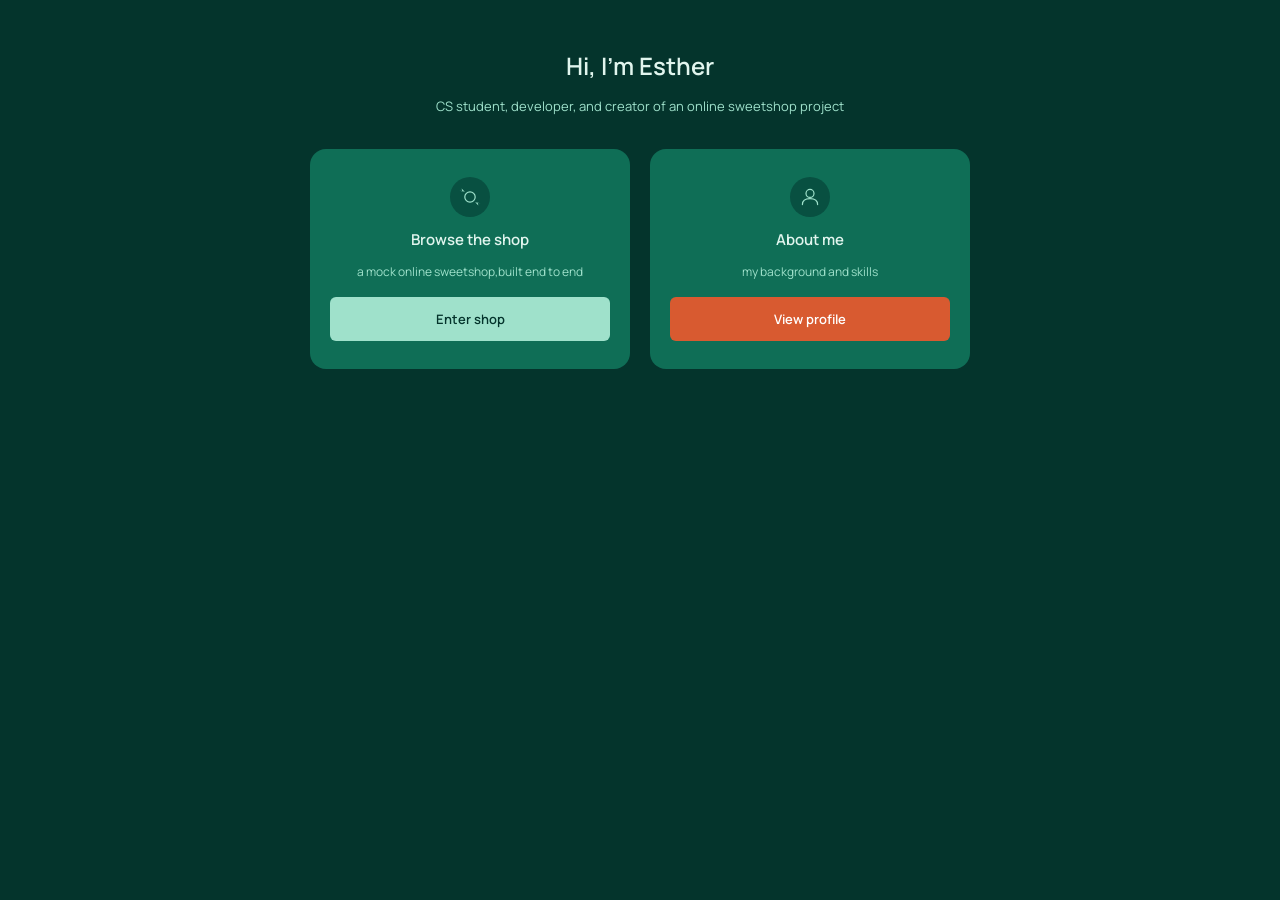
<file: frontend/html/index.html>
<!DOCTYPE html>
<html>
  <head>
    <link rel="stylesheet" href="../css/main.css">
  </head>
  <body class="green-background">
    <div class="page">
        <h1 class="i-title">Hi, I'm Esther</h1>
        <p class="i-tagline">CS student, developer, and creator of an online sweetshop project</p>
        <div class="i-boxes">
          <div class="i-box">
            <img class="i-icon" src="../icons/sweet-icon.svg">
            <h2 class="i-subtitle">Browse the shop</h2>
            <p class="i-box-des">a mock online sweetshop,built end to end</p>
            <button class="i-enter-shop" id="i-enter-shop">Enter shop</button>
          </div>
          <div class="i-box">
            <img class="i-icon" src="../icons/person-icon.svg">
            <h2 class="i-subtitle">About me</h2>
            <p class="i-box-des">my background and skills</p>
            <button class="i-view-profile" id="i-view-profile">View profile</button>
          </div>
        </div>
      </div>
      <script type = "module" src="../javaScript/indexController.js"></script>
  </body>
</html>
</file>
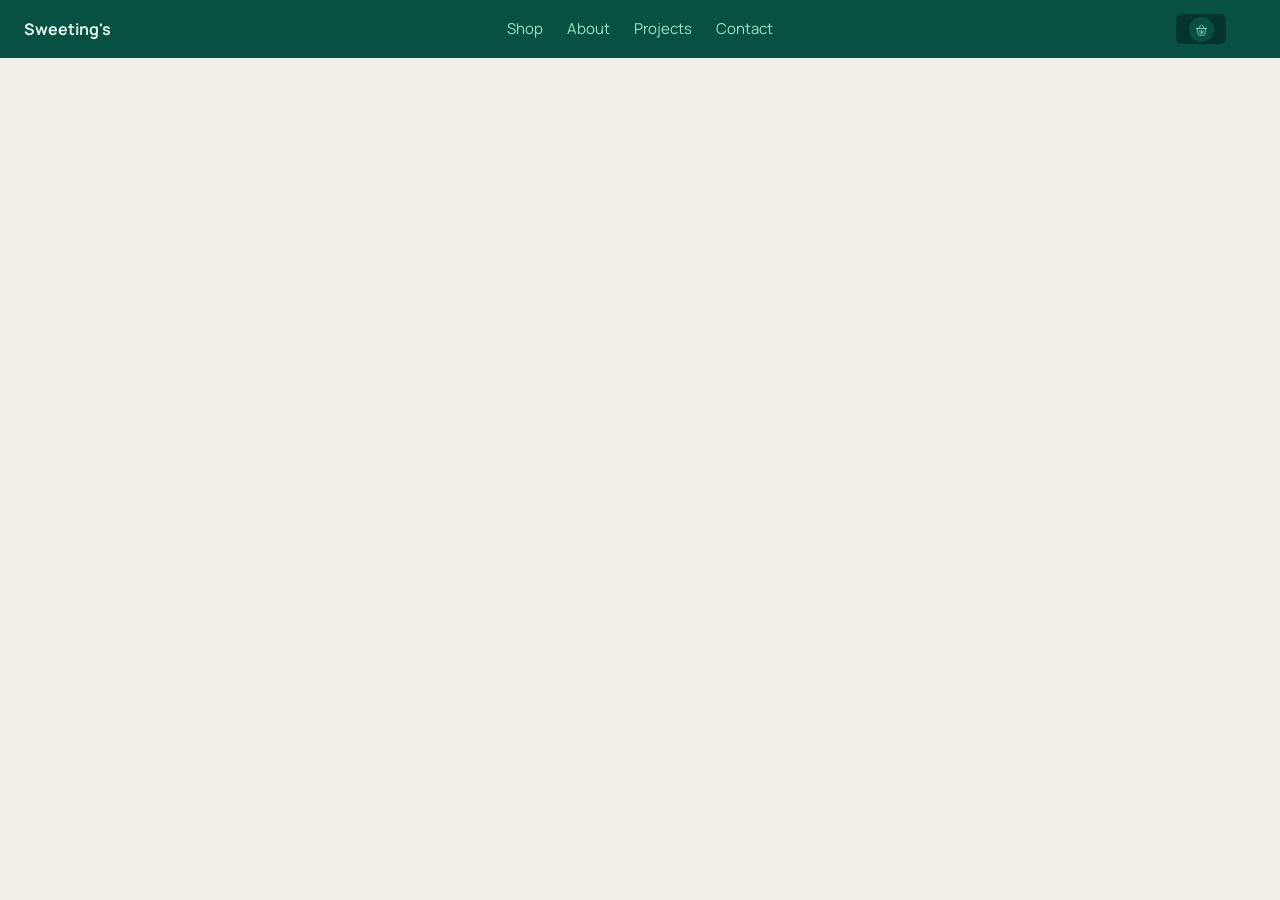
<file: frontend/html/about-me.html>
<!DOCTYPE html>
<html>
  <head>
    <link rel="stylesheet" href="../css/main.css">
  </head>
  <body>
    <div id="header"></div>
    <script type = "module" src="../javaScript/loadHeader.js"></script>
    <div class="page">
      
    </div>
    
  </body>

</html>
</file>
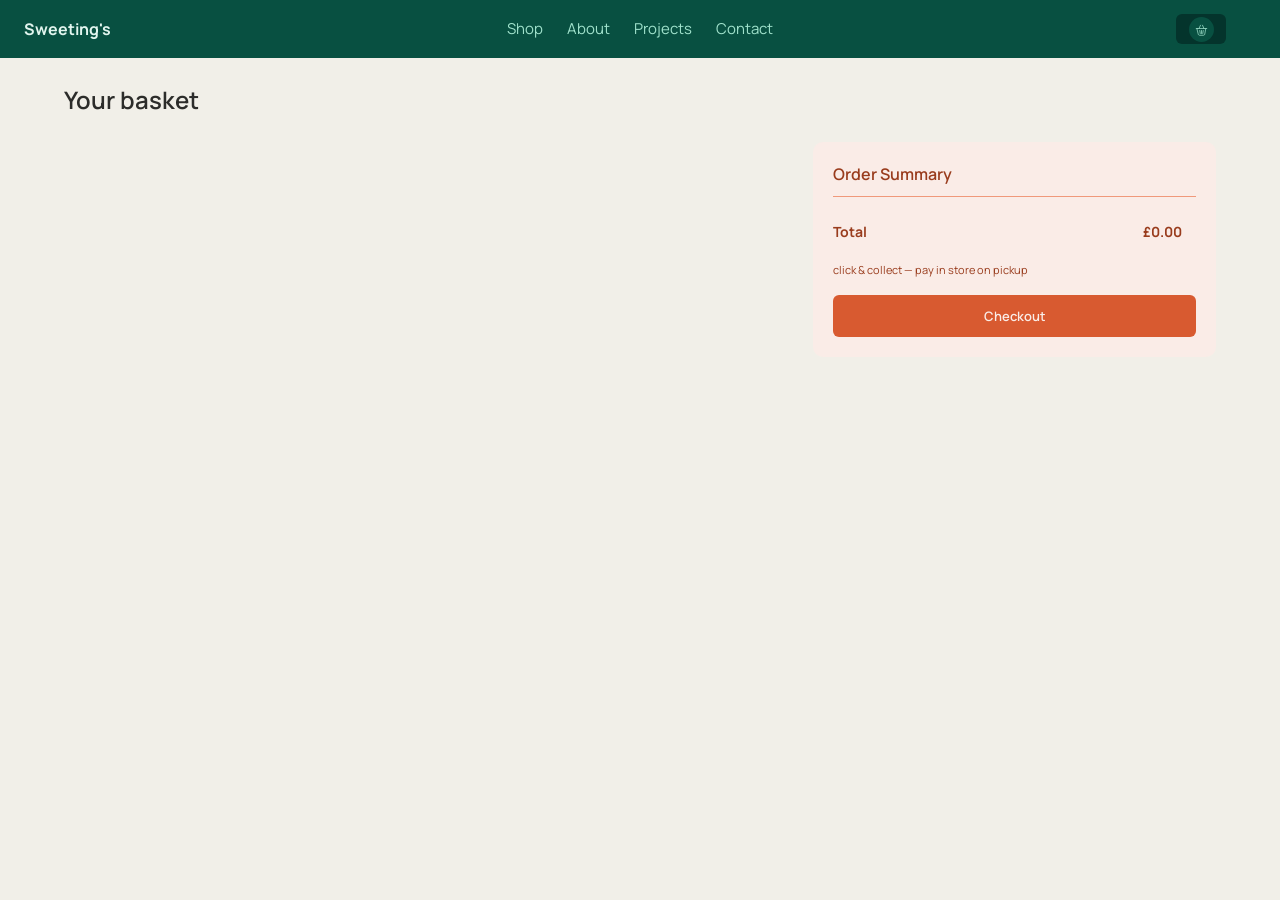
<file: frontend/html/basket.html>
<!DOCTYPE html>
<html>
  <head>
    <link rel="stylesheet" href="../css/main.css">
  </head>
  <body>
    <div id="header"></div>
    <script type = "module" src="../javaScript/loadHeader.js"></script>
    <div class="page">
      <h1>Your basket</h1>
      <div class="b-outer-container">
        <div class="b-products" id="b-products">
          <!--
          <div class="b-product">
            <img src="../images/temp.jpg" alt="temp">
            <div class="b-product-info">
              <p class="b-product-name">Salted caramel fudge</p>
              <p class="b-unit-price">£3.50 each</p>
            </div>
            <input class="b-quantity" type="number" value="1">
            <p class="b-price">£7.00</p>
          </div>
          <div class="b-product">
            <img src="../images/temp.jpg" alt="temp">
            <div class="b-product-info">
              <p class="b-product-name">Rhubarb bonbons</p>
              <p class="b-unit-price">£4.20 each</p>
            </div>
            <input class="b-quantity" type="number" value="1">
            <p class="b-price">£4.20</p>
          </div>
          -->
        </div>
        <div class="b-checkout-box">
          <h2>Order Summary</h2>
          <div class="b-costs">
          <!--
          <p class="b-cost-type">Subtotal</p>
            <p class="b-cost">£11.20</p>
            <p class="b-cost-type">Delivery</p>
            <p class="b-cost">£2.50</p>
          -->
            <hr>
            <p class="b-total-text">Total</p>
            <p class="b-total-cost" id="b-total-cost">£0.00</p>
            <p class="b-pay-note">click &amp; collect — pay in store on pickup</p>
          </div>
          <button id ="b-checkout-btn">
            Checkout
          </button>
        </div>
      </div>
            
      </div>
    </div> 
    <script  type = "module" src="../javaScript/basket.js"></script> 
  </body>
</html>
</file>
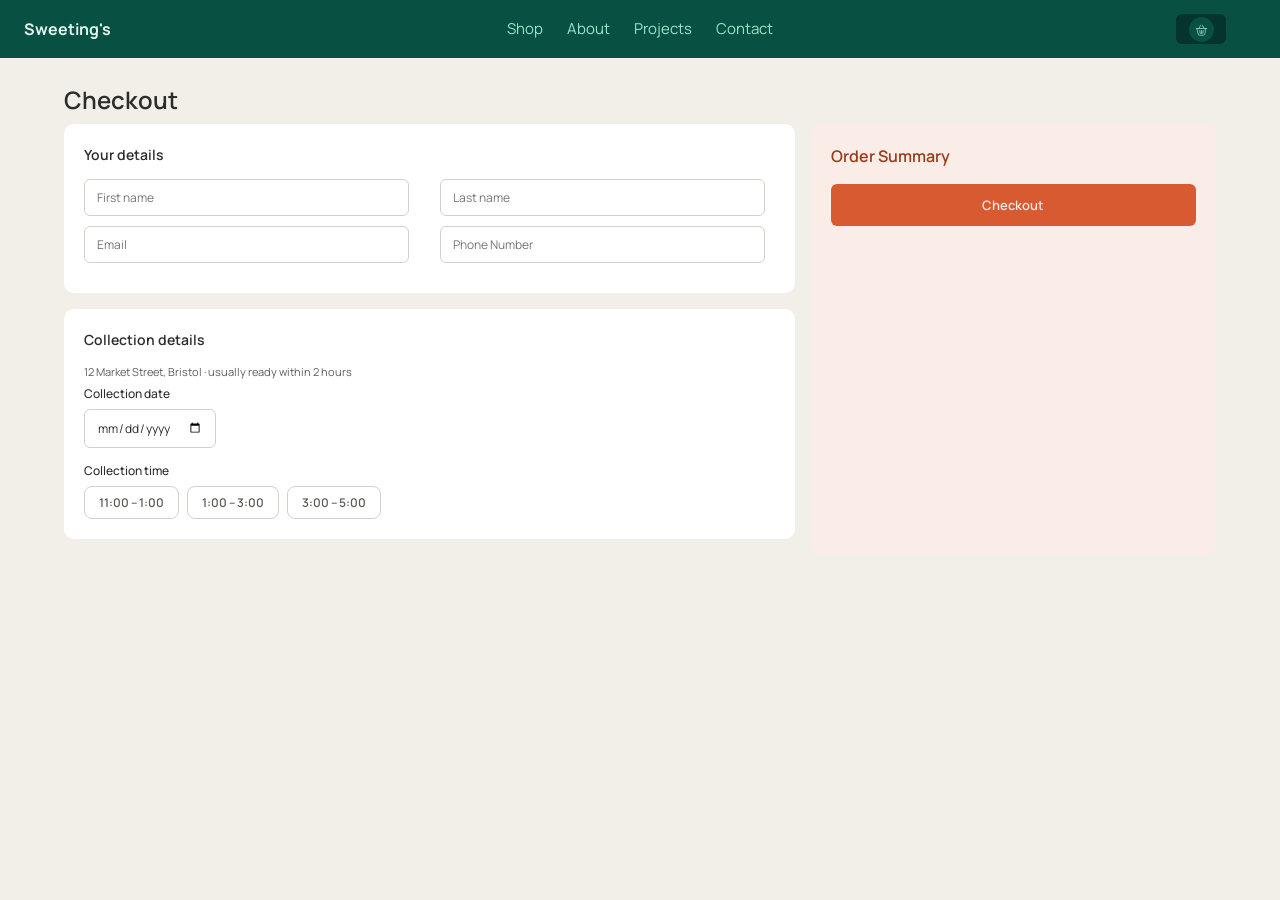
<file: frontend/html/checkout.html>
<!DOCTYPE html>
<head>
  <link rel="stylesheet" href="../css/main.css">
</head>
<body>
  <div id="header"></div>
  <script type = "module" src="../javaScript/loadHeader.js"></script>

  <div class="page">
    <h1> Checkout </h1>
    <div class="c-flex">
       <div class="c-details">
          <div class="c-section" >
            <h2>Your details</h2>
            <input class="c-info-box" id="c-first-name" type="text" placeholder="First name">
            <input class="c-info-box" id="c-last-name" type="text" placeholder="Last name">
            <input class="c-info-box" id="c-email" type="text" placeholder="Email">
            <input class="c-info-box" id="c-phone" type="text" placeholder="Phone Number">

          </div>
          <div class="c-section" >
            <h2>Collection details</h2>
            <p id="c-shop-address">12 Market Street, Bristol · usually ready within 2 hours</p>
            <h3 >Collection date</h3>
            <input type="date" id="c-collection-date">
            <h3>Collection time</h3>
            <div id="c-times">
              <!--
              <button class="c-slot">11:00 – 1:00</button>
              <button class="c-slot">1:00 – 3:00</button>
              <button class="c-slot">3:00 – 5:00</button>
              -->
            </div>

          </div>
        </div>
      <div class="b-checkout-box">
            <h2>Order Summary</h2>
            
            <div class="b-costs" id ="b-costs">
              <!--
              <p class="b-cost-type">Marshmallows</p>
              <p class="b-cost">£11.20</p>
              <p class="b-cost-type">Sugar Plums</p>
              <p class="b-cost">£2.50</p>
              <hr>
              <p class="b-total-text">Total</p>
              <p class="b-total-cost">£11.20</p>
              <p class="b-pay-note">click &amp; collect — pay in store on pickup</p>
              -->
            </div>
            <button id="c-button">
              Checkout
            </button>
          </div>
      </div>
  </div>
  <script type = "module" src="../javaScript/checkoutView.js"></script>
  <script type = "module" src="../javaScript/checkoutController.js"></script>
  <script type = "module" src="../javaScript/orderedController.js"></script>
</body>
</file>
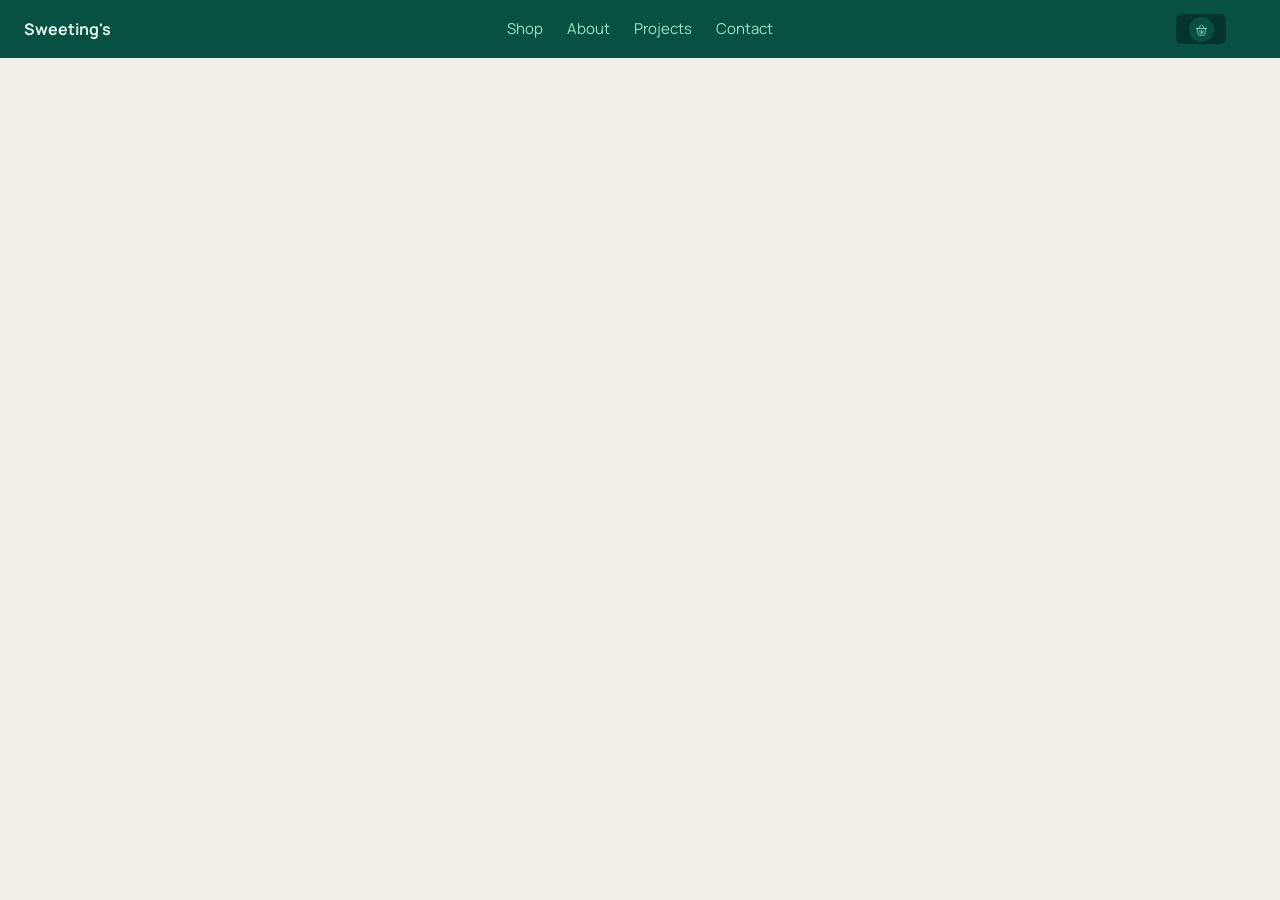
<file: frontend/html/header.html>
<!DOCTYPE html>
<html>
<head><link rel="stylesheet" href="../css/main.css"></head>
  <header>
    <div class="h-left-side">
      <a class="h-home" href="index.html">Sweeting's</a>
    </div>
    <div class="h-middle">
      <a class="h-option" href="shop.html">Shop</a>
       <a class="h-option" href="about-me.html">About</a>
       <a class="h-option" href="about-me.html">Projects</a>
       <a class="h-option" href="about-me.html">Contact</a>
    </div>

    <div class="h-right">
      <a class="h-basket" href="basket.html">
        <img src="../icons/basket-icon.svg">
      </a>
    </div>
    
  </header>
</html>
</file>
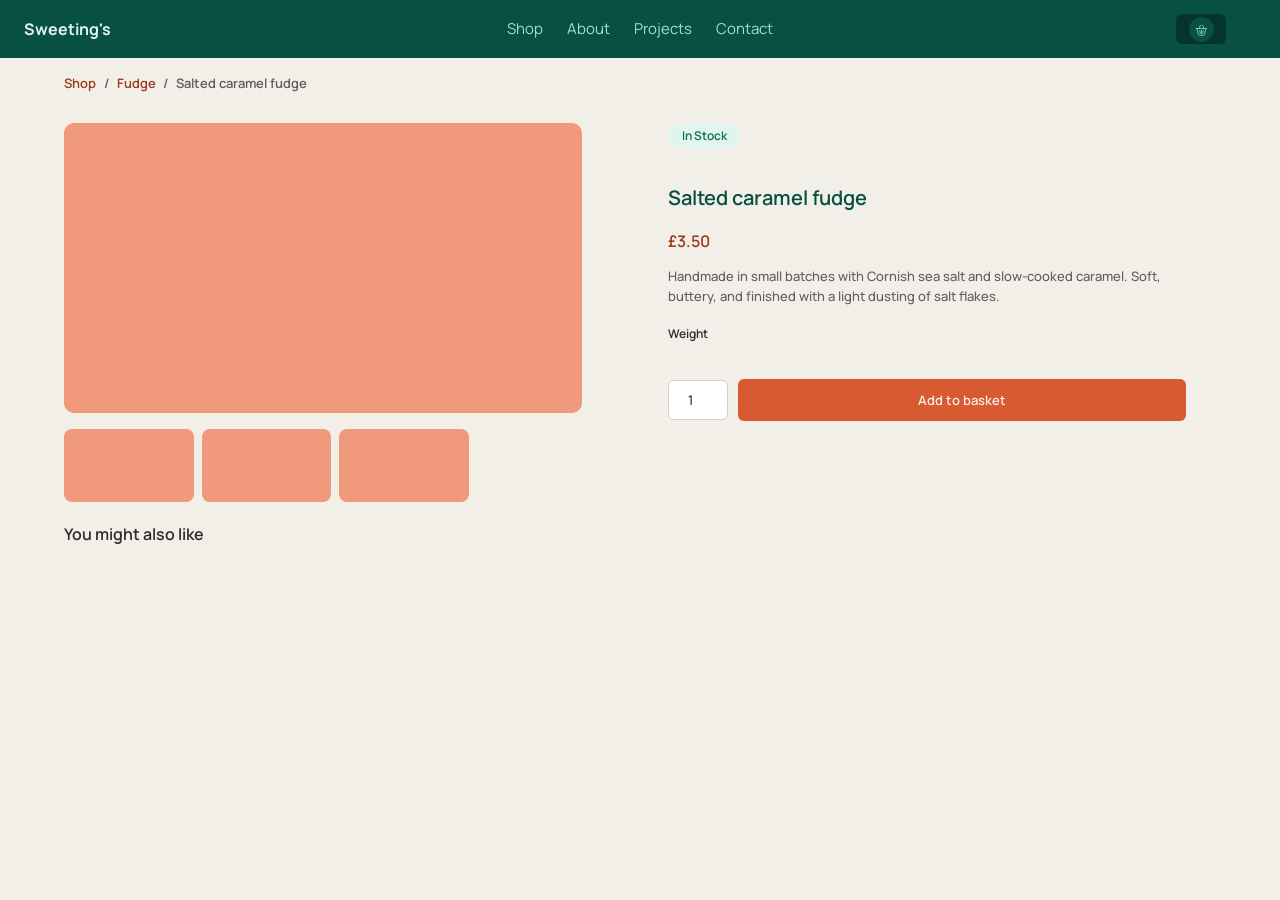
<file: frontend/html/product.html>
<!DOCTYPE html>
<html>
  <head>
    <link rel="stylesheet" href="../css/main.css">
  </head>
  <body>
    <div id="header"></div>
    <script type = "module" src="../javaScript/loadHeader.js"></script>
    <div class="page">
      <div class="p-page">
        <a class="p-link" id= "p-link-shop-id" href="shop.html">Shop</a>
        <p class="p-link-text">/</p>
        <a class="p-link" id= "p-link-type-id" href="shop.html">Fudge</a>
        <p class="p-link-text">/</p>
        <p class="p-link-page" id="p-link-page-id">Salted caramel fudge</p>
        <div class="p-product-box">
          <div class="p-images">
            <img class="p-main-img" src="../images/temp.jpg">
            <div class="p-extra-images">
              <button class="p-extra-img">
                <img src="../images/temp.jpg">
              </button>
              <button class="p-extra-img">
                <img src="../images/temp.jpg">
              </button>
              
              <button class="p-extra-img">
                <img src="../images/temp.jpg">
              </button>
            </div>
          </div>
          <div class="p-info">
            <div class="p-status" id="p-status">
              <p id="p-status-text"> In Stock </p>
            </div>
        
            <h1 class="p-name">Salted caramel fudge</h1>
            <p class="p-price">£3.50</p>
            <p class="p-description">
              Handmade in small batches with Cornish sea salt 
              and slow-cooked caramel. Soft, buttery, and finished 
              with a light dusting of salt flakes.
            </p>
            <h2 class="p-weight">Weight</h2>
            <div class="p-size-buttons" id="p-size-buttons-id">
            </div>
            <div class="p-basket-section">
              <input class="p-quantity" id="p-quantity-id" type="number" value="1">
              <button class="p-add" id="p-add-id">Add to basket</button>
            </div>
          </div>
        </div>
        <h2>You might also like</h2>
        <div class="p-extra-products" id="p-extra-products-id">
          
        </div>
      </div>
    </div>
  </body>
  <script type = "module" src="../javaScript/product.js"></script>
</html>
</file>
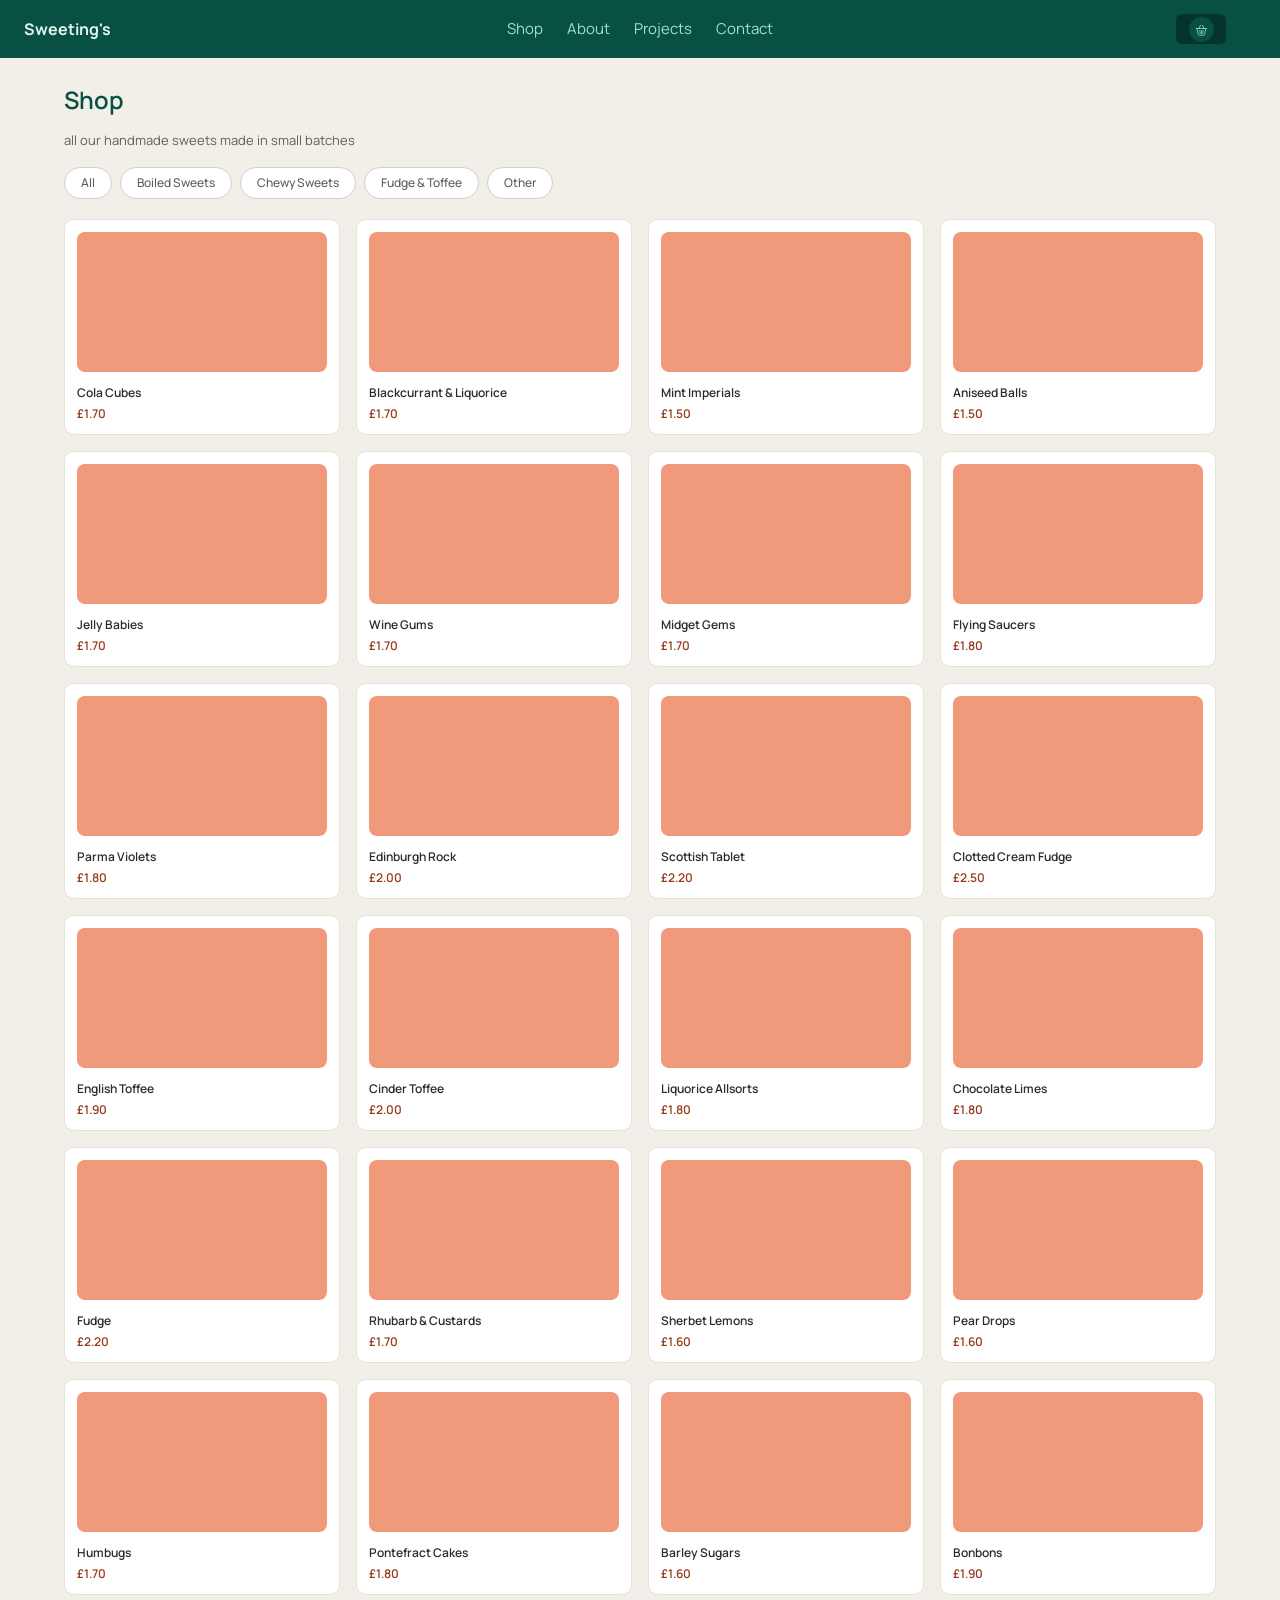
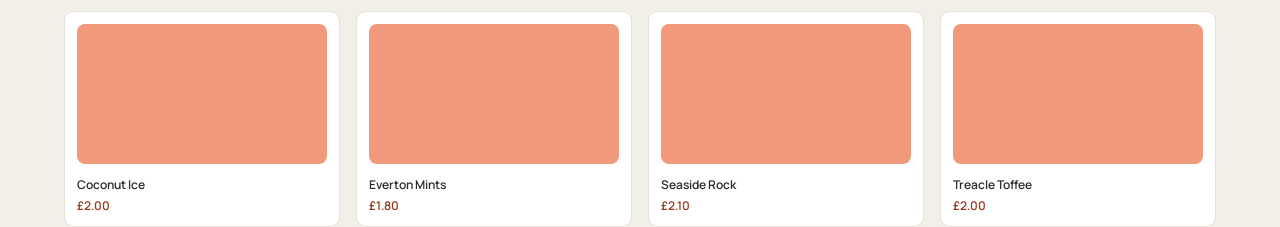
<file: frontend/html/shop.html>
<!DOCTYPE html>
<html>
  <head>
    <link rel="stylesheet" href="../css/main.css">
  </head>
  <body>
    <div id="header"></div>
    <script type = "module" src="../javaScript/loadHeader.js"></script>
    <div class="page">
      <h1 class="sh-title">
        Shop
      </h1>
      <p class="sh-tagline">all our handmade sweets made in small batches</p>
      <div id="sh-type-buttons-id">
        
      </div>

      <div class="sh-products" id = "sh-product-id">
      </div>
    </div>
    <script type = "module" src="../javaScript/shop.js"></script>
  </body>
  
</html>
</file>
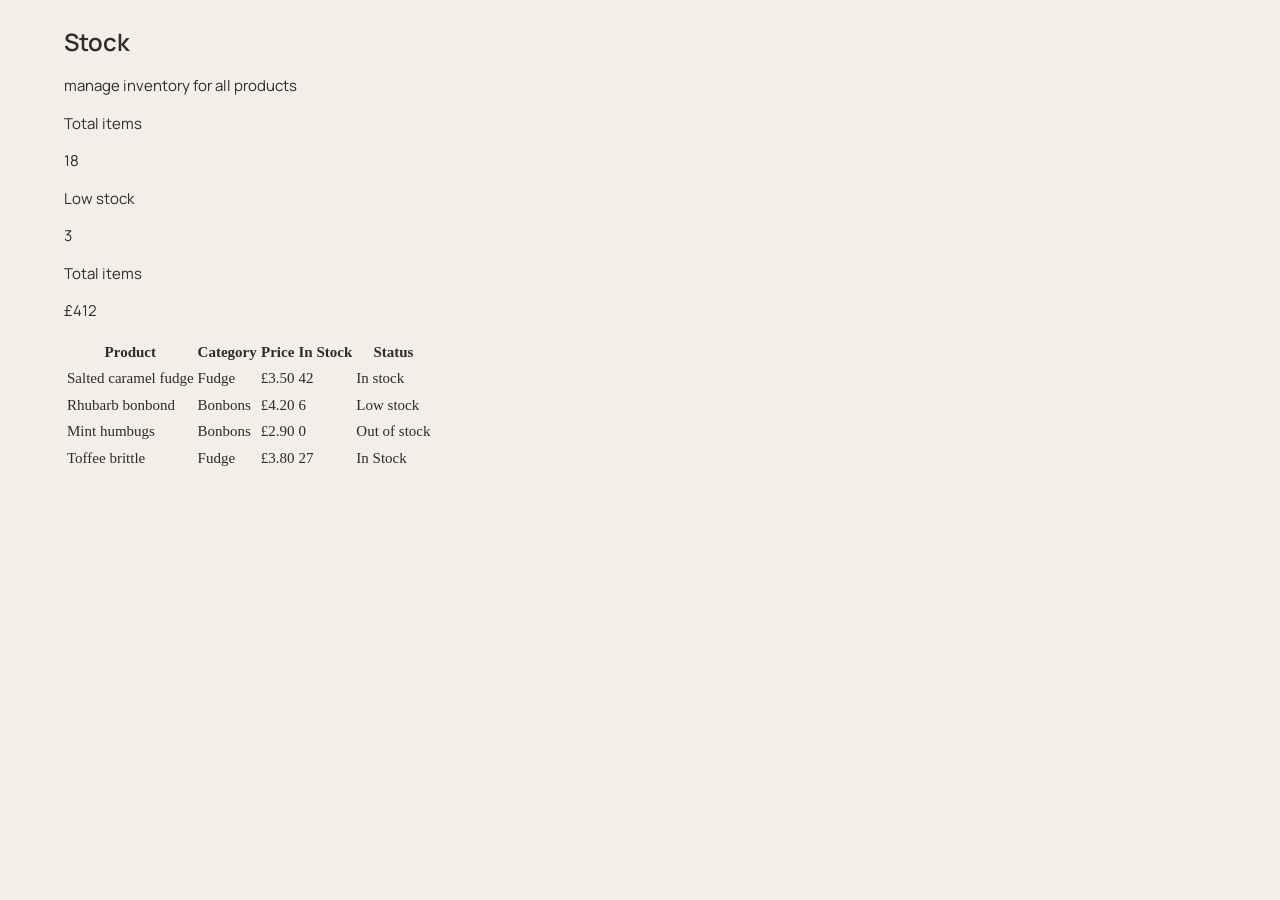
<file: frontend/html/stock.html>
<!DOCTYPE html>
<html>
  <head>
    <link rel="stylesheet" href="../css/main.css">
  </head>
  <body>
    <div class="page">
      <h1 class="st-title">Stock</h1>
      <p class="st-tagline">manage inventory for all products</p>
      <div class="st-summary-boxes">
        <div class="st-summary-box">
          <p>
            Total items
          </p>
          <p>18</p>
        </div>
        <div class="st-summary-box">
          <p >
            Low stock
          </p>
          <p class="sb-value-low-stock">3</p>
        </div>
        <div class="st-summary-box">
          <p>
            Total items
          </p>
          <p >£412</p>
        </div>
      </div>
      <table class="stock-table">
        <tr>
          <th>Product</th>
          <th>Category</th>
          <th>Price</th> 
          <th>In Stock</th>
          <th>Status</th>
        </tr>
        <tr>
          <td>Salted caramel fudge</td>
          <td>Fudge</td>
          <td>£3.50</td>
          <td>42</td>
          <td class="stock-status-good">In stock</td>
        </tr>
        <tr>
          <td>Rhubarb bonbond</td>
          <td>Bonbons</td>
          <td>£4.20</td>
          <td>6</td>
          <td class="stock-status-low">Low stock</td>
        </tr>
        <tr>
          <td>Mint humbugs</td>
          <td>Bonbons</td>
          <td>£2.90</td>
          <td>0</td>
          <td class="stock-status-out">Out of stock</td>
        </tr>
        <tr>
          <td>Toffee brittle</td>
          <td>Fudge</td>
          <td>£3.80</td>
          <td>27</td>
          <td class="stock-status-good">In Stock</td>
        </tr>
            
      </table>
    </div>
  </body>
</html>
</file>
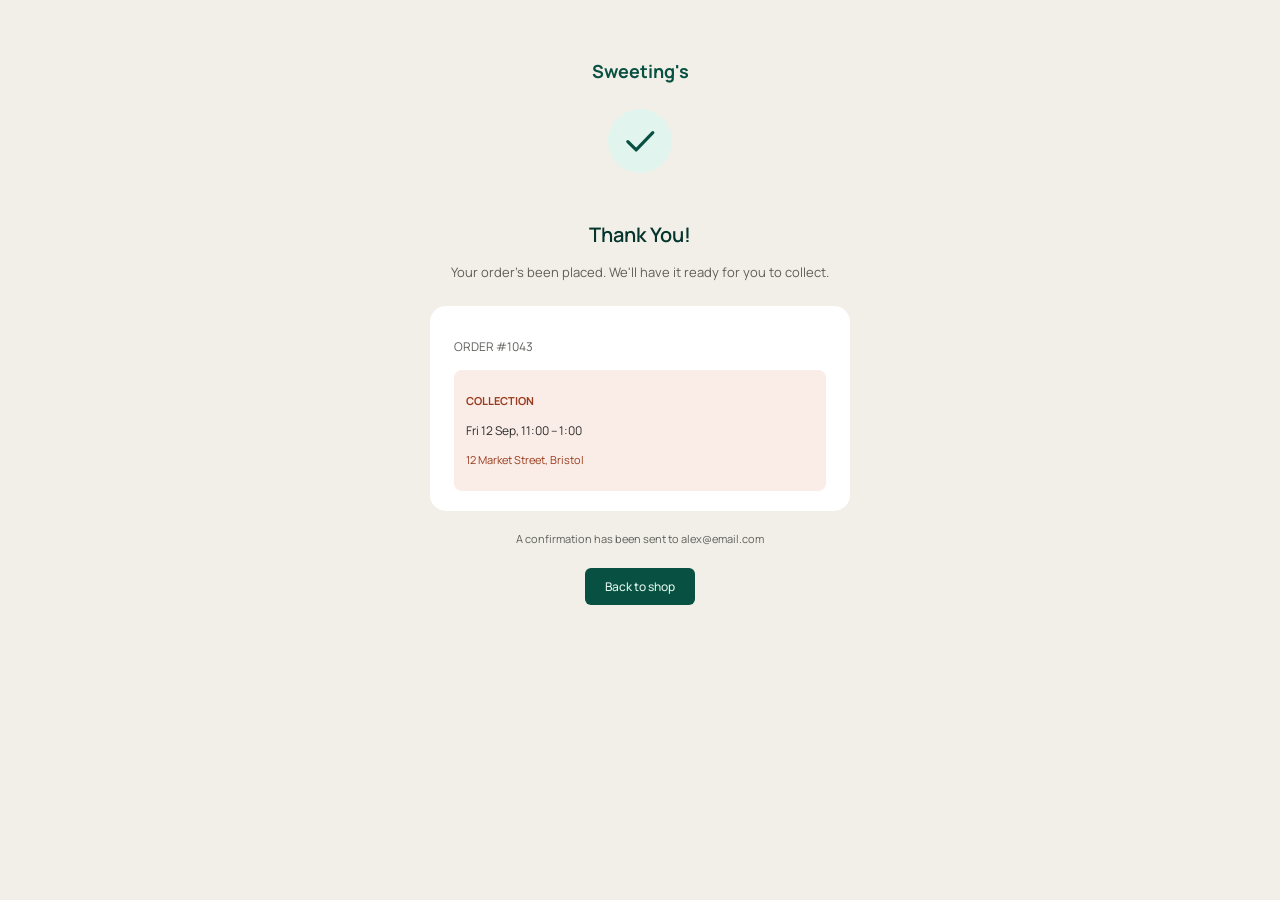
<file: frontend/html/thank-you.html>
<!DOCTYPE html>
<html>
  <head>
    <link rel="stylesheet" href="../css/main.css">
  </head>
  <body>
    <div class="page">
      <div class="t-page">
        <p id="t-name">Sweeting's</p>
        <img id="t-tick" src="../icons/tick-icon.svg">
        <h1 id="t-thank">Thank You!</h1>
        <p id = "t-tagline">Your order's been placed. We'll have it ready for you to collect.</p>

        <div class= "t-order-box">
          <p class="t-order-num">ORDER #1043</p>
          <div class="b-costs" id="b-costs">
              
          </div>
          <div class="t-info-box">
            <p class="t-method" id="t-method">COLLECTION</p>
            <p class="t-slot" id="t-slot">Fri 12 Sep, 11:00 – 1:00</p>
            <p class="t-location" id="t-location">12 Market Street, Bristol</p>
          </div>
        </div>
        <p class="t-email-confirm" id="t-email-confirm">A confirmation has been sent to alex@email.com</p>
        <button class="t-back-button" id="t-back-button">Back to shop</button>
      </div>
    </div>
    <script type = "module" src="../javaScript/thank-you.js"></script>
    <script type = "module" src="../javaScript/orderedController.js"></script>
  </body>
</html>
</file>
<file: frontend/css/main.css>
@import url('https://fonts.googleapis.com/css2?family=Manrope:wght@400;500;600;700&display=swap');
 
:root {
  --teal-deep:     #085041;
  --teal-mid:      #0F6E56;
  --teal-darkest:  #04342C;
  --teal-pale:     #9FE1CB;
  --mint-tint:     #E1F5EE;
 
  --coral:         #D85A30;
  --coral-mid:     #F0997B;
  --coral-tint:    #FAECE7;
  --coral-dark:    #993C1D;
  --coral-light:   #F5C4B3;
 
  --cream:         #F1EFE8;
  --white:         #FFFFFF;
  --charcoal:      #2C2C2A;
  --grey:          #5F5E5A;
  --border-light:  #D3D1C7;
  --border-subtle: #E5E3DA;
 
  --status-out-bg:   #FCEBEB;
  --status-out-text: #791F1F;
 
  --radius-sm: 6px;
  --radius-md: 10px;
  --radius-lg: 16px;
}
 
/* ==========================================================================
   Base
   ========================================================================== */

/* Includes padding in the size of the box */
* { box-sizing: border-box; }
 
body {
  background-color: var(--cream);
  color: var(--charcoal);
  font-size: 15px;
  line-height: 1.5;
  margin:0;
  padding:0;
}

html{
    margin: 0;
    padding: 0;
}
 
p, a, button, input, h1, h2, h3, h4, h5, h6 {
  font-family: 'Manrope', 'Inter', sans-serif;
}
 
h1 { font-size: 24px; font-weight: 600; margin: 24px 0 6px; }
h2 { font-size: 16px; font-weight: 600; margin: 0 0 10px; }
 
/* Means that the text isn't overlined underlined or written with a line through */
a { text-decoration: none; }
 
button {
  cursor: pointer;
  font-weight: 600;
}
 
.green-background {
  background-color: var(--teal-darkest);
}

.page{
  margin-left: 5%;
  margin-right: 5%;
}

 
/* ==========================================================================
   Header (all pages)
   ========================================================================== */
 


header {
  display: grid;
  grid-template-columns: 1fr auto 1fr;
  align-items: center;
  background-color: var(--teal-deep);
  padding: 14px 24px;
  margin: 0;
  width: 100%;
}

.h-left {
  justify-self: start;
}

.h-middle {
  display: flex;
  align-items: center;
  justify-content: center;
  gap: 24px; 
  margin: 0;
  padding: 0;
}

.h-right {
  justify-self: end;
}

 
.h-home {
  color: var(--mint-tint);
  font-size: 16px;
  font-weight: 700;
}
 
.h-option {
  color: var(--teal-pale);
  font-size: 15px;
  margin:0;
  padding:0;
}
 
.h-option:hover {
  color: var(--mint-tint);
}

 
.h-basket {
  display: flex;
  align-items: center;
  background-color: var(--teal-darkest);
  border-radius: var(--radius-sm);
  padding: 0;
  margin-left: 60%;
  width: 25%;
}
 
.h-basket img {
  width: 50%;
  height: auto;
  margin-left: 25%;
  margin-top: 5%;
  margin-bottom:5%;
}
 
/* ==========================================================================
   Basket page
   ========================================================================== */
 
.b-outer-container {
  display: flex;
  align-items: flex-start;
  gap: 24px;
  margin-top: 24px;
}
 
.b-products {
  flex: 2;
  display: flex;
  flex-direction: column;
  gap: 12px;
}
 
.b-product {
  display: grid;
  grid-template-columns: 56px 1fr 90px 70px;
  align-items: center;
  gap: 14px;
  background-color: var(--white);
  border: 0.5px solid var(--border-subtle);
  border-radius: var(--radius-md);
  padding: 12px 16px;
}
 
.b-product img {
  width: 56px;
  height: 56px;
  object-fit: cover;
  border-radius: 8px;
}
 
.b-product-info {
  display: flex;
  flex-direction: column;
  gap: 2px;
}
 
.b-product-name {
  font-weight: 600;
  font-size: 13px;
  color: var(--charcoal);
}
 
.b-unit-price {
  font-size: 12px;
  color: var(--grey);
}
 
.b-quantity {
  width: 60px;
  padding: 6px 8px;
  border: 1px solid var(--border-light);
  border-radius: var(--radius-sm);
  text-align: center;
  color: var(--charcoal);
}
 
.b-price {
  font-weight: 600;
  font-size: 13px;
  color: var(--charcoal);
  text-align: right;
}
 
.b-checkout-box {
  flex: 1;
  background-color: var(--coral-tint);
  border-radius: var(--radius-md);
  padding: 20px;
}
 
.b-checkout-box h2 {
  color: var(--coral-dark);
}
 
.b-costs .b-cost-type,
.b-costs .b-cost {
  display: inline-block;
  font-size: 13px;
  color: var(--coral-dark);
  margin: 4px 0;
}
 
.b-costs .b-cost-type { width: 65%; }
.b-costs .b-cost { width: 30%; text-align: right; }
 
.b-costs hr {
  border: none;
  border-top: 0.5px solid var(--coral-mid);
  margin: 10px 0;
}
 
.b-total-text,
.b-total-cost {
  display: inline-block;
  font-size: 14px;
  font-weight: 700;
  color: var(--coral-dark);
}
 
.b-total-text { width: 65%; }
.b-total-cost { width: 30%; text-align: right; }

.b-pay-note {
  font-size: 11px;
  color: var(--coral-dark);
  margin: 6px 0 14px;
}
 
.b-checkout-box button {
  display: block;
  width: 100%;
  margin-top: 16px;
  background-color: var(--coral);
  color: var(--coral-tint);
  border: none;
  border-radius: var(--radius-sm);
  padding: 12px;
  font-size: 13px;
}
 
/* ==========================================================================
   Product page
   ========================================================================== */
 
.p-page {
  padding-bottom: 40px;
}
 
.p-link, .p-link-text, .p-link-page {
  font-size: 13px;
  margin-top: 16px;
  display: inline-block;
  font-weight: 600;
}
 
.p-link { color: var(--coral-dark); }
.p-link-text { color: var(--grey); margin: 0 4px; }
.p-link-page { color: var(--grey); }
 
.p-product-box {
  display: flex;
  gap: 28px;
  margin-top: 16px;
  margin-bottom: 16px;
}
 
.p-images { width: 45%; }
 
.p-main-img {
  width: 100%;
  border-radius: var(--radius-md);
}
 
.p-extra-images {
  display: flex;
  gap: 8px;
  margin-top: 10px;
}
 
.p-extra-img {
  background: none;
  border: none;
  padding: 0;
  width: 25%;
}
 
.p-extra-img img {
  width: 100%;
  border-radius: 8px;
  object-fit: cover;
}
 
.p-info { width: 45%; margin-left: 5%; }
 
.p-status {
  display: inline-block;
  border-radius: 20px;
  padding: 4px 14px;
  background-color: var(--mint-tint);
  color: var(--teal-mid);
  font-size: 12px;
  margin-bottom: 10px;
}
 
.p-status p {
   margin: 0; 
  font-weight: 600;
}

.p-status-out-of-stock {
  background-color: var(--status-out-bg);
  color: var(--status-out-text);
}

 
.p-name {
  color: var(--teal-deep);
  font-size: 20px;
}
 
.p-price {
  color: var(--coral-dark);
  font-size: 16px;
  font-weight: 600;
  margin-bottom: 12px;
}
 
.p-description {
  color: var(--grey);
  font-size: 13px;
  line-height: 1.6;
  font-weight: 500;
}
 
.p-weight {
  margin-top: 18px;
  font-size: 12px;
  color: var(--charcoal);
}
 
.p-size-buttons {
  display: flex;
  gap: 8px;
  margin-bottom: 5%;
}
 
.p-size-button {
  background-color: var(--white);
  color: var(--grey);
  padding: 10px 18px;
  border: 1px solid var(--border-light);
  border-radius: var(--radius-sm);
  font-size: 12px;
}

.p-size-button-selected {
  background-color: var(--teal-deep);
  color: var(--mint-tint);
  border-color: var(--teal-deep);
}

 
.p-basket-section {
  display: flex;
  gap: 10px;
  align-items: center;
}
 
.p-quantity {
  width: 60px;
  padding: 10px;
  border: 1px solid var(--border-light);
  border-radius: var(--radius-sm);
  text-align: center;
}
 
.p-add {
  flex: 1;
  background-color: var(--coral);
  color: var(--coral-tint);
  padding: 12px 24px;
  border: none;
  border-radius: var(--radius-sm);
  font-size: 13px;
}
 
.p-extra-products {
  display: flex;
  gap: 12px;
  margin-top: 12px;
}
 
.p-extra-product {
  width: 22%;
  border-radius: var(--radius-md);
  background-color: var(--white);
  border: 0.5px solid var(--border-subtle);
}
 
.p-extra-product img {
  border-radius: 8px;
  width: 94%;
  margin: 3%;
  object-fit: cover;
}
 
.p-extra-product p {
  margin: 0 3% 3%;
  font-size: 12px;
  font-weight: 500;
  color: var(--charcoal);
}
 
/* ==========================================================================
   Landing / intro page
   ========================================================================== */
 
.i-title {
  color: var(--mint-tint);
  text-align: center;
  font-size: 24px;
  margin-top: 48px;
}
 
.i-tagline {
  color: var(--teal-pale);
  text-align: center;
  font-size: 13px;
  margin-bottom: 32px;
}
 
.i-boxes {
  padding: 0 5%;
  display: flex;
  justify-content: center;
  gap: 20px;
  flex-wrap: wrap;
}
 
.i-box {
  width: 320px;
  max-width: 100%;
  background-color: var(--teal-mid);
  border-radius: var(--radius-lg);
  padding: 28px 20px;
}
 
.i-icon {
  display: block;
  margin: 0 auto 12px;
  width: 40px;
  height: 40px;
}
 
.i-subtitle {
  color: var(--mint-tint);
  text-align: center;
  font-size: 15px;
}
 
.i-box-des {
  color: var(--teal-pale);
  text-align: center;
  font-size: 12px;
  margin-bottom: 16px;
}
 
.i-box button {
  display: block;
  margin: 0 auto;
  width: 100%;
  border-radius: var(--radius-sm);
  height: 44px;
  border: none;
  font-size: 13px;
}
 
.i-enter-shop {
  background-color: var(--teal-pale);
  color: var(--teal-darkest);
}
 
.i-view-profile {
  background-color: var(--coral);
  color: var(--white);
}
 
/* ==========================================================================
   Stock (admin) page
   ========================================================================== */
 
/*
.st-title {
  color: var(--teal-deep);
}
 
.st-tagline {
  color: var(--grey);
  font-size: 13px;
  margin-bottom: 20px;
}
 
.st-summary-boxes {
  display: flex;
  gap: 12px;
  margin-bottom: 24px;
}
 
.st-summary-box {
  flex: 1;
  background-color: var(--white);
  border-radius: var(--radius-md);
  padding: 16px;
}
 
.st-summary-box p:first-child {
  font-size: 12px;
  color: var(--grey);
  margin: 0 0 4px;
}
 
.st-summary-box p:last-child {
  font-size: 20px;
  font-weight: 700;
  color: var(--charcoal);
  margin: 0;
}
 
.sb-value-low-stock {
  color: var(--coral-dark) !important;
}
 
.stock-table {
  width: 100%;
  border-collapse: collapse;
  background-color: var(--white);
  border-radius: var(--radius-md);
  overflow: hidden;
  font-size: 13px;
}
 
.stock-table th {
  text-align: left;
  color: var(--grey);
  font-weight: 500;
  font-size: 12px;
  padding: 10px 14px;
  border-bottom: 1px solid var(--border-subtle);
}
 
.stock-table td {
  padding: 12px 14px;
  color: var(--charcoal);
  border-top: 0.5px solid var(--border-subtle);
}
 
.stock-status-good,
.stock-status-low,
.stock-status-out {
  display: inline-block;
  padding: 3px 12px;
  border-radius: 20px;
  font-size: 12px;
}
 
.stock-status-good {
  background-color: var(--mint-tint);
  color: var(--teal-deep);
}
 
.stock-status-low {
  background-color: var(--coral-tint);
  color: var(--coral-dark);
}
 
.stock-status-out {
  background-color: var(--status-out-bg);
  color: var(--status-out-text);
}

*/
 
/* ==========================================================================
   Shop page
   ========================================================================== */
 
.sh-title {
  color: var(--teal-deep);
}
 
.sh-tagline {
  color: var(--grey);
  font-size: 13px;
  margin-bottom: 16px;
}
 
.sh-product-type {
  height: 32px;
  border-radius: 16px;
  color: var(--grey);
  border: 1px solid var(--border-light);
  background-color: var(--white);
  padding: 0 16px;
  margin-right: 8px;
  margin-bottom: 20px;
  font-size: 12px;
  font-weight: 500;
}
 
.sh-product-type:hover {
  border-color: var(--teal-deep);
  color: var(--teal-deep);
}

.sh-product-type-selected {
  background-color: var(--teal-deep);
  color: var(--mint-tint);
  border-color: var(--teal-deep);
}
 

.sh-product-type-selected:hover {
  border-color: var(--teal-deep);
  color: var(--mint-tint);
}
.sh-products {
  display: grid ;
  grid-template-columns: 1fr 1fr 1fr 1fr;
  gap: 16px;
}
 
 
.sh-product {
  background-color: var(--white);
  border: 0.5px solid var(--border-subtle);
  border-radius: var(--radius-md);
  width: 100%;
  min-width: 150px;
  flex: 1;
  padding: 12px;
  text-align: left;
}
 
.sh-product img {
  width: 100%;
  height: auto;
  object-fit: cover;
  border-radius: 8px;
  margin-bottom: 8px;
}
 
.sh-product p {
  margin: 0;
  font-size: 12px;
  font-weight: 600;
}
 
.sh-product p:first-of-type {
  color: var(--charcoal);
  margin-bottom: 4px;
}
 
.sh-product p:last-of-type {
  color: var(--coral-dark);
}


/* ==========================================================================
   Checkout page
   Reuses lots from the basket page:
    .b-checkout-box, .b-costs, .b-total-cost, .b-total-text, .b-cost-type, .b-cost
   ========================================================================== */
.c-flex{
  display: flex;
  gap: 16px;
}

.c-details{
  flex:2;
}
.c-section {
  background-color: var(--white);
  border-radius: var(--radius-md);
  padding: 20px;
  margin-bottom: 16px;
}
 
.c-section h2 {
  font-size: 14px;
  color: var(--charcoal);
  margin-bottom: 14px;
}
 
.c-section h3 {
  font-size: 12px;
  font-weight: 500;
  color: var(--charcoal);
  margin: 14px 0 6px;
}
 
.c-section h3:first-of-type {
  margin-top: 0;
}
 
.c-info-box {
  padding: 9px 12px;
  border: 1px solid var(--border-light);
  border-radius: var(--radius-sm);
  font-size: 12px;
  font-family: 'Manrope', 'Inter', sans-serif;
  width: 47%;
  margin-bottom: 10px;
}
 
.c-info-box:nth-of-type(odd) {
  margin-right: 4%;
}
 
#c-shop-address {
  font-size: 11px;
  color: var(--grey);
  margin: 0 0 4px;
}
 
#c-collection-date {
  padding: 9px 12px;
  border: 1px solid var(--border-light);
  border-radius: var(--radius-sm);
  font-size: 12px;
  font-family: 'Manrope', 'Inter', sans-serif;
  color: var(--charcoal);
}
 
#c-times {
  display: flex;
  gap: 8px;
  flex-wrap: wrap;
}
 
.c-slot {
  border: 1px solid var(--border-light);
  background-color: var(--white);
  color: var(--grey);
  font-size: 12px;
  padding: 7px 14px;
  border-radius: 8px;
}
 
.c-slot:hover {
  border-color: var(--teal-deep);
  color: var(--teal-deep);
}
 
.c-slot.selected {
  border-color: var(--teal-deep);
  background-color: var(--mint-tint);
  color: var(--teal-deep);
}
/* ==========================================================================
   Thank you page
   Note it also reuses .b-costs, .b-cost-type ,.b-cost , .b-total-text , .b-total-cost 
   ========================================================================== */
 
.t-page {
  display: block;
  max-width: 420px;
  margin: 0 auto;
  padding: 40px 0 60px;
  text-align: center;
}
 
#t-name {
  color: var(--teal-deep);
  font-size: 18px;
  font-weight: 700;
  margin-bottom: 24px;
}
 
#t-tick {
  width: 64px;
  height: 64px;
  margin-bottom: 16px;
}
 
#t-thank {
  font-size: 20px;
  color: var(--teal-darkest);
  margin-bottom: 6px;
}
 
#t-tagline {
  font-size: 13px;
  color: var(--grey);
  margin-bottom: 24px;
}
 
.t-order-box {
  background-color: var(--white);
  border-radius: var(--radius-lg);
  padding: 20px 24px;
  text-align: left;
  margin-bottom: 20px;
}
 
.t-order-num {
  font-size: 12px;
  color: var(--grey);
  margin-bottom: 12px;
}
 
.t-order-box .b-cost-type,
.t-order-box .b-cost,
.t-order-box .b-total-text,
.t-order-box .b-total-cost {
  color: var(--charcoal);
}
 
.t-order-box .b-pay-note {
  margin-top: 10px;
}
 
.t-info-box {
  background-color: var(--coral-tint);
  border-radius: 8px;
  padding: 12px;
  margin-top: 14px;
}
 
.t-method {
  font-size: 11px;
  font-weight: 700;
  color: var(--coral-dark);
  margin-bottom: 3px;
}
 
.t-slot {
  font-size: 12px;
  color: var(--coral-darkest);
}
 
.t-location {
  font-size: 11px;
  color: var(--coral-dark);
  margin-top: 2px;
}
 
.t-email-confirm {
  font-size: 11px;
  color: var(--grey);
  margin-bottom: 20px;
}
 
.t-back-button {
  background-color: var(--teal-deep);
  color: var(--mint-tint);
  border: none;
  font-size: 12px;
  font-weight: 500;
  padding: 10px 20px;
  border-radius: var(--radius-sm);
}

/* ==========================================================================
   Pressed-state feedback (:active — fires only while the mouse is down)
   ========================================================================== */
 
.p-add:active,
.p-size-button:active,
.i-enter-shop:active,
.i-view-profile:active,
.b-checkout-box button:active,
.t-back-button:active,
.sh-product:active,
.sh-product-type:active,
.c-slot:active,
.h-basket:active {
  filter: brightness(0.92);
  transform: scale(0.97);
}
</file>
